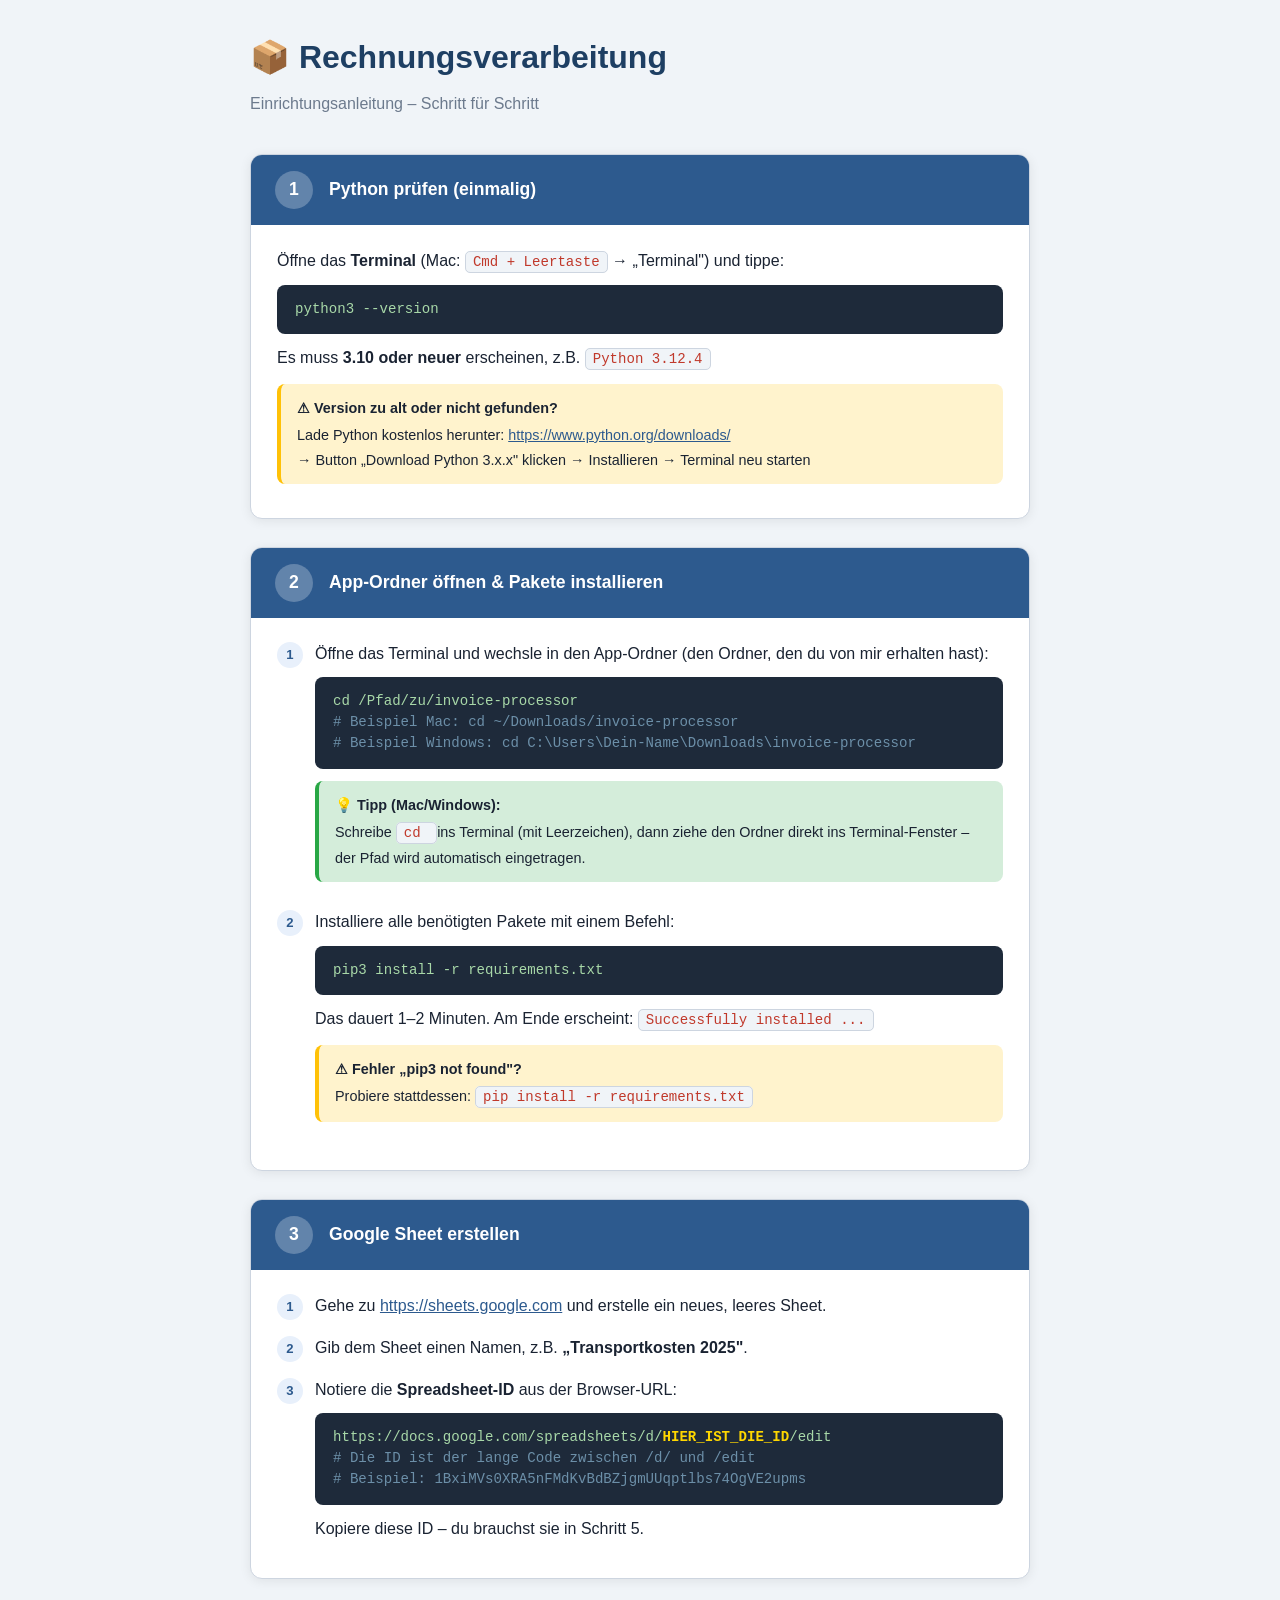
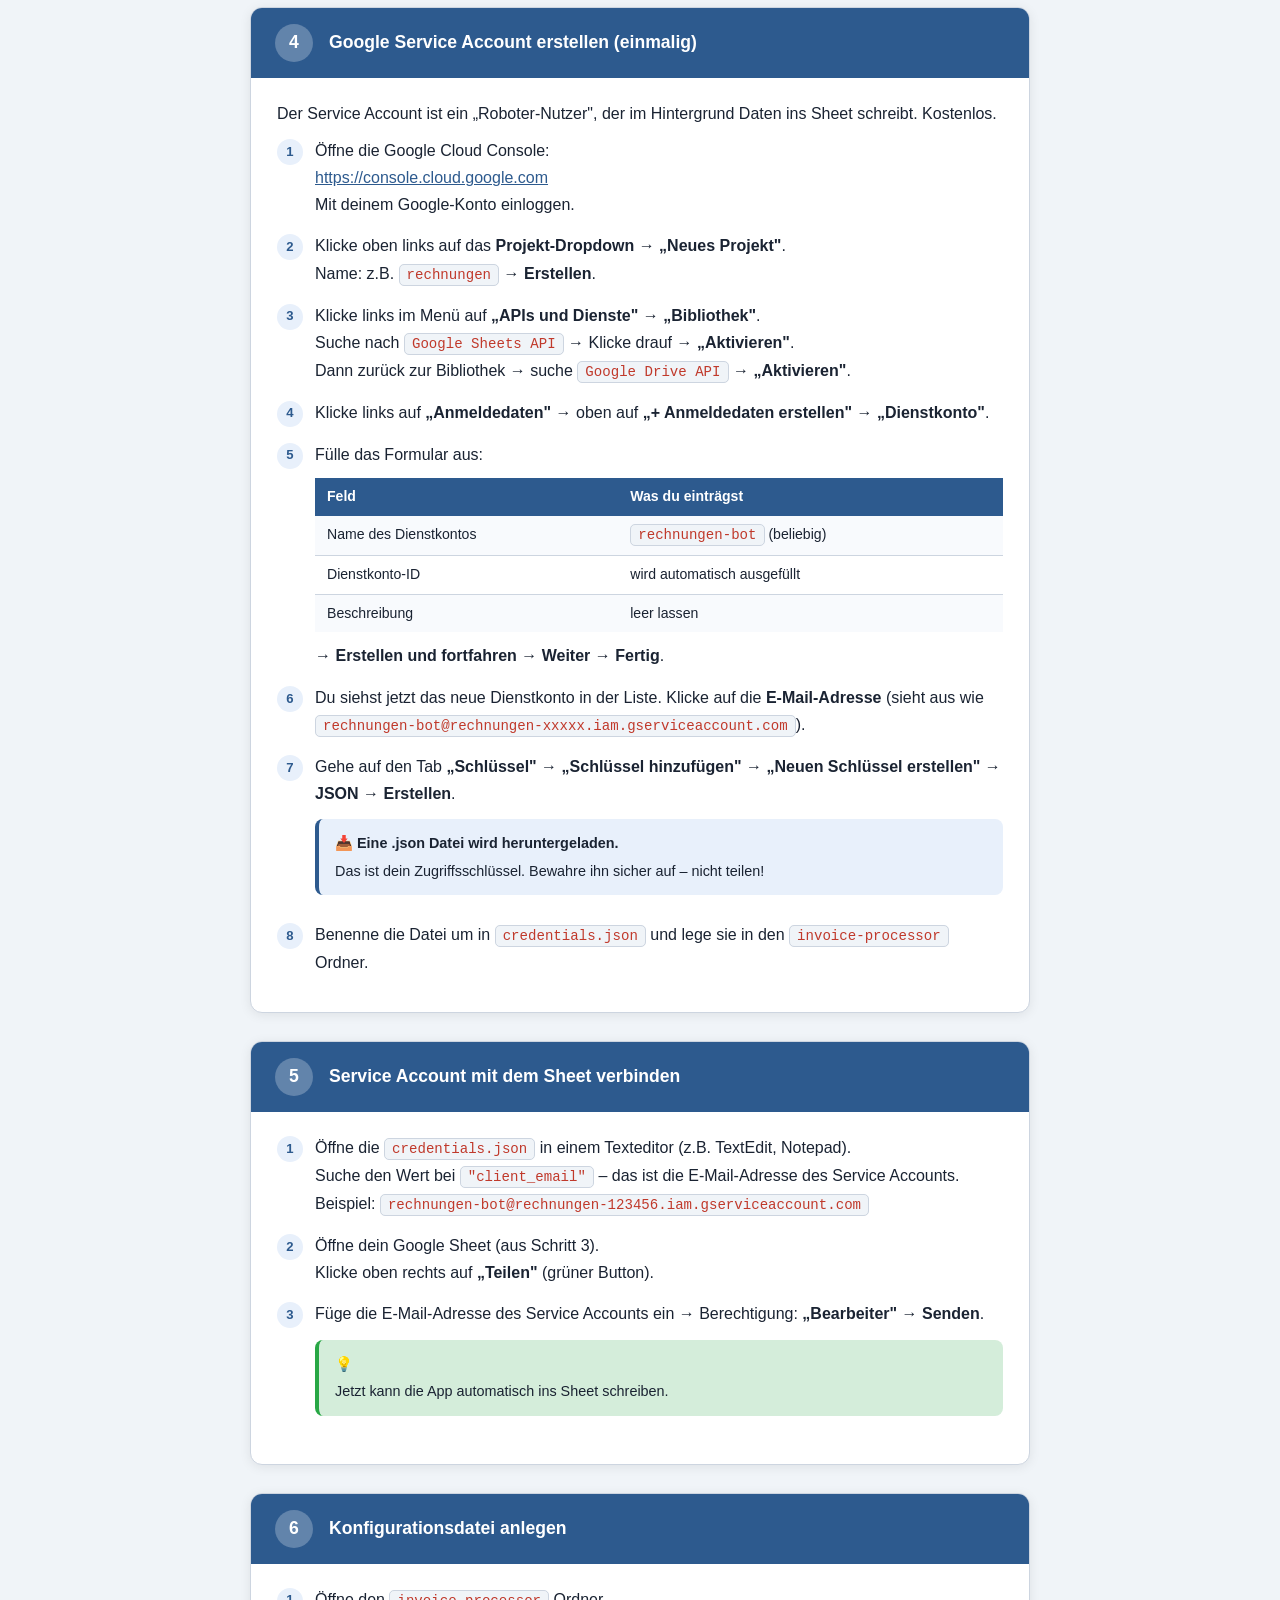
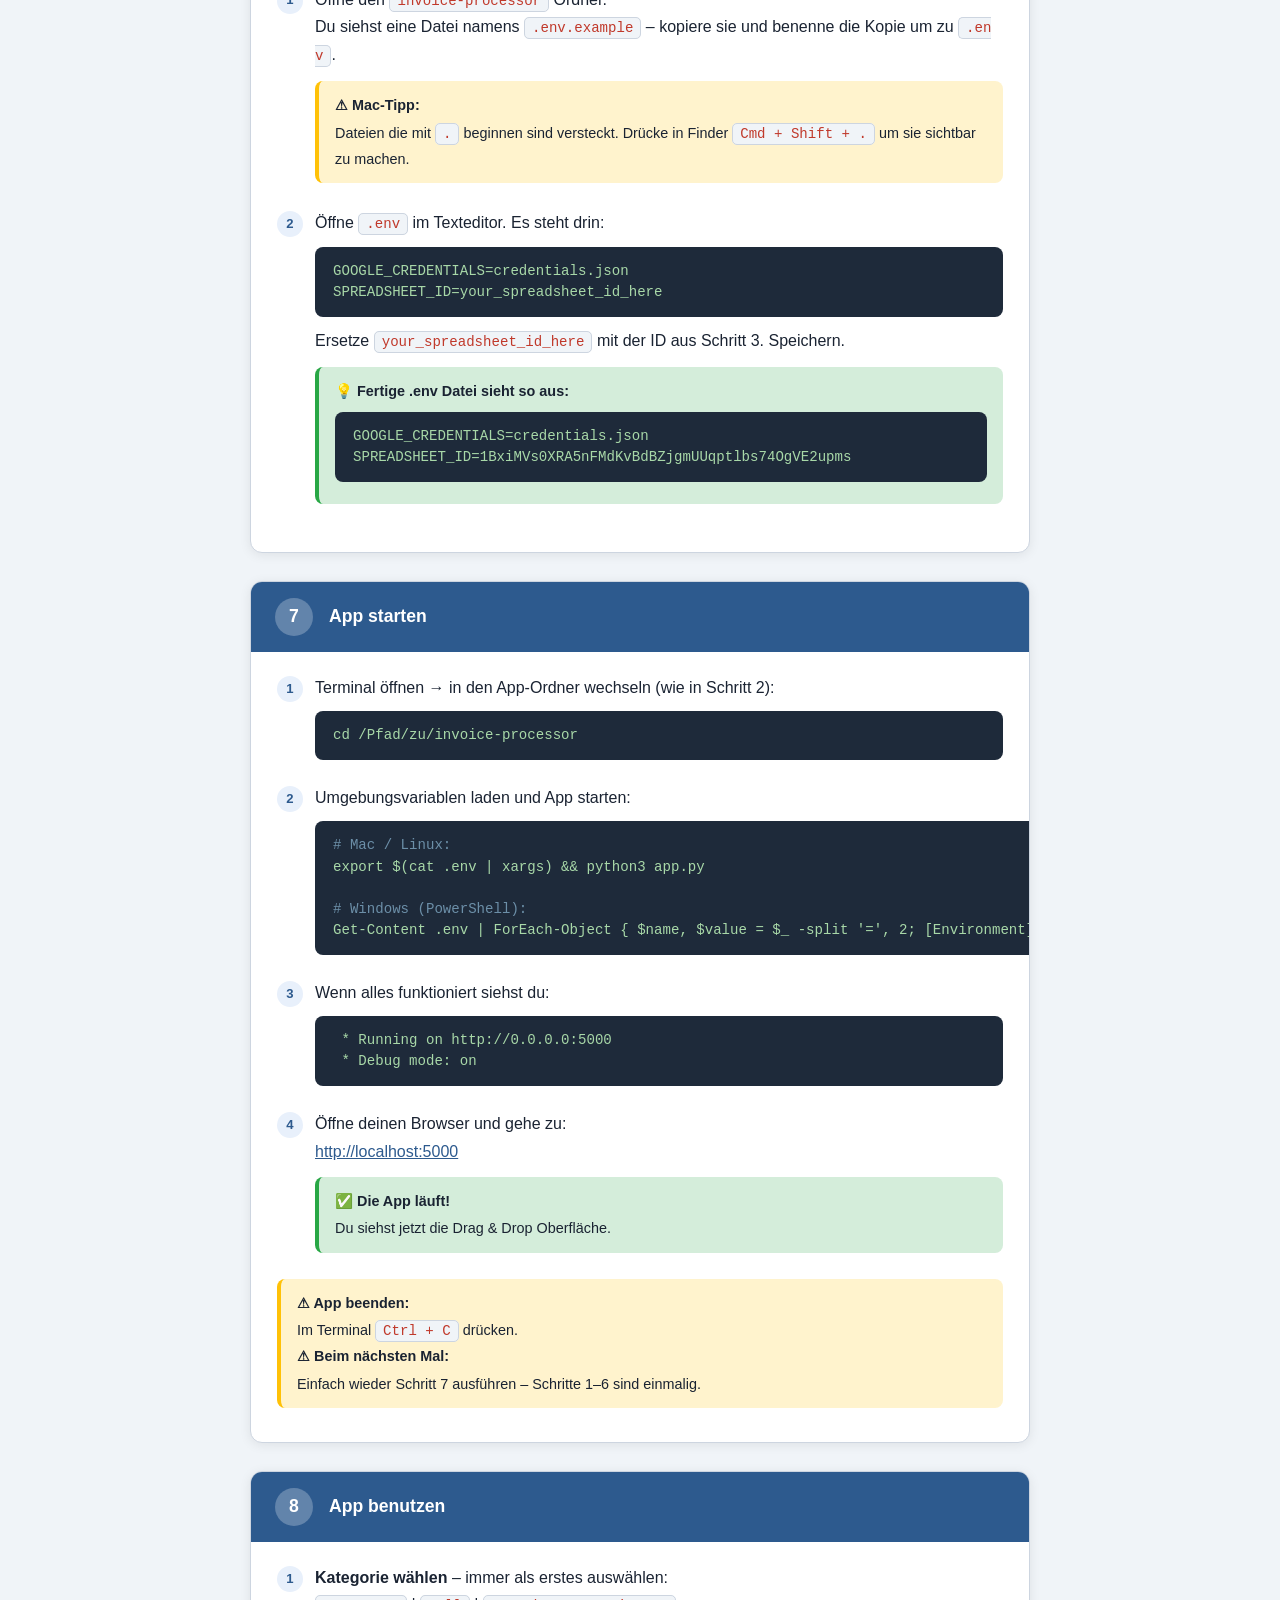
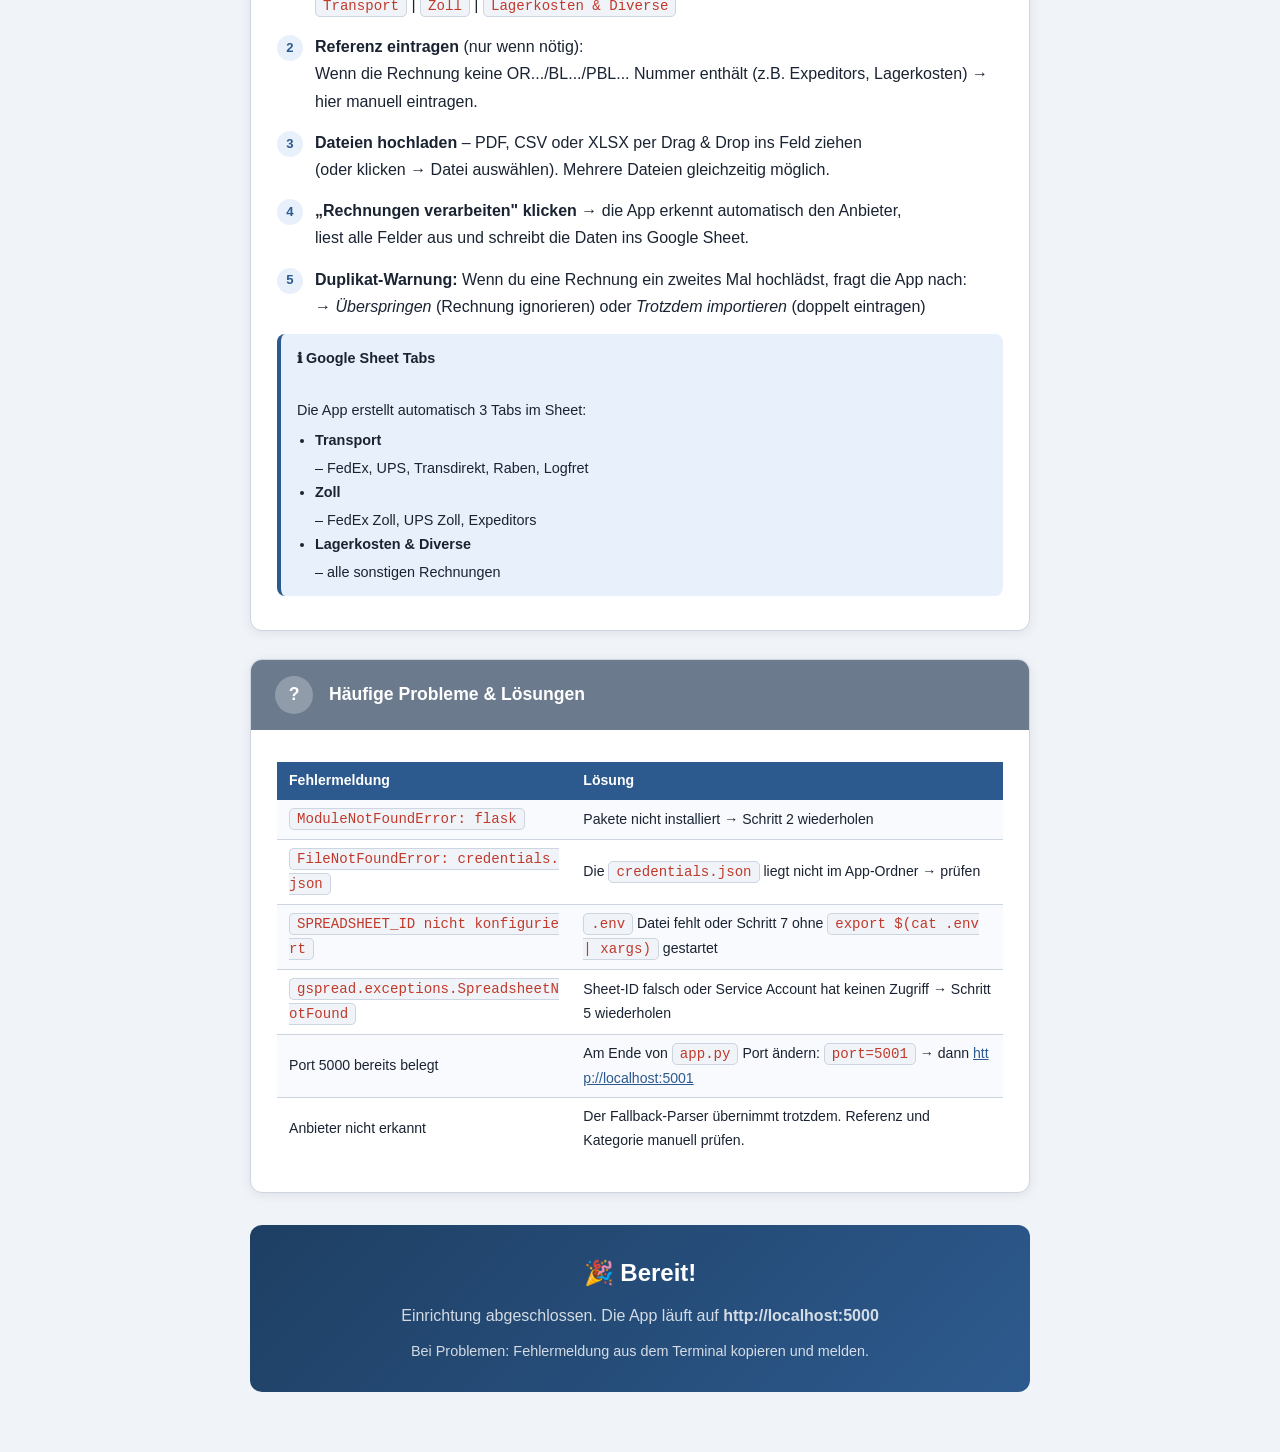
<file: ANLEITUNG.html>
<!DOCTYPE html>
<html lang="de">
<head>
<meta charset="UTF-8"/>
<meta name="viewport" content="width=device-width, initial-scale=1.0"/>
<title>Rechnungsverarbeitung – Einrichtungsanleitung</title>
<style>
  * { box-sizing: border-box; margin: 0; padding: 0; }
  body {
    font-family: -apple-system, BlinkMacSystemFont, 'Segoe UI', sans-serif;
    background: #f0f4f8;
    color: #1a2332;
    padding: 30px 20px 60px;
    line-height: 1.7;
  }
  .page {
    max-width: 780px;
    margin: 0 auto;
  }
  h1 {
    font-size: 2rem;
    color: #1e3f63;
    margin-bottom: 6px;
  }
  .subtitle {
    color: #6c7a8d;
    font-size: 1rem;
    margin-bottom: 36px;
  }

  /* Step cards */
  .step-card {
    background: #fff;
    border-radius: 12px;
    box-shadow: 0 2px 12px rgba(0,0,0,.08);
    border: 1px solid #cdd5e0;
    margin-bottom: 28px;
    overflow: hidden;
  }
  .step-header {
    display: flex;
    align-items: center;
    gap: 16px;
    background: #2d5a8e;
    color: #fff;
    padding: 16px 24px;
  }
  .step-number {
    width: 38px; height: 38px;
    background: rgba(255,255,255,.25);
    border-radius: 50%;
    display: flex; align-items: center; justify-content: center;
    font-size: 1.1rem; font-weight: 700;
    flex-shrink: 0;
  }
  .step-header h2 {
    font-size: 1.1rem;
    font-weight: 600;
  }
  .step-body {
    padding: 22px 26px;
  }

  /* Sub-steps */
  ol.substeps {
    list-style: none;
    counter-reset: sub;
  }
  ol.substeps li {
    counter-increment: sub;
    display: flex;
    gap: 12px;
    margin-bottom: 14px;
    align-items: flex-start;
  }
  ol.substeps li::before {
    content: counter(sub);
    min-width: 26px; height: 26px;
    background: #e8f0fb;
    color: #2d5a8e;
    border-radius: 50%;
    display: flex; align-items: center; justify-content: center;
    font-size: .82rem;
    font-weight: 700;
    flex-shrink: 0;
    margin-top: 2px;
  }
  ol.substeps li div { flex: 1; }

  /* Code blocks */
  code {
    background: #f0f4f8;
    border: 1px solid #cdd5e0;
    border-radius: 5px;
    padding: 2px 7px;
    font-family: 'Courier New', monospace;
    font-size: .88rem;
    color: #c0392b;
    word-break: break-all;
  }
  .code-block {
    background: #1e2a3a;
    color: #a8d8a8;
    border-radius: 8px;
    padding: 14px 18px;
    font-family: 'Courier New', monospace;
    font-size: .88rem;
    margin: 10px 0;
    overflow-x: auto;
    white-space: pre;
    line-height: 1.5;
  }
  .code-block .comment { color: #6c8fa8; }

  /* Info boxes */
  .info-box {
    border-radius: 8px;
    padding: 12px 16px;
    margin: 12px 0;
    font-size: .9rem;
  }
  .info-box.tip    { background: #d4edda; border-left: 4px solid #28a745; }
  .info-box.warn   { background: #fff3cd; border-left: 4px solid #ffc107; }
  .info-box.info   { background: #e8f0fb; border-left: 4px solid #2d5a8e; }

  .info-box strong { display: block; margin-bottom: 3px; }

  /* Screenshot placeholder */
  .screenshot-hint {
    background: #f8fafd;
    border: 2px dashed #cdd5e0;
    border-radius: 8px;
    padding: 12px 16px;
    font-size: .85rem;
    color: #6c7a8d;
    margin: 10px 0;
    text-align: center;
  }

  /* Checklist */
  .checklist {
    list-style: none;
    margin: 10px 0;
  }
  .checklist li {
    display: flex;
    align-items: flex-start;
    gap: 10px;
    margin-bottom: 8px;
    font-size: .92rem;
  }
  .checklist li::before {
    content: '☐';
    color: #2d5a8e;
    font-size: 1rem;
    flex-shrink: 0;
  }

  /* Section label */
  .label {
    font-size: .75rem;
    font-weight: 700;
    text-transform: uppercase;
    letter-spacing: .05em;
    color: #6c7a8d;
    margin-bottom: 8px;
  }

  p { margin-bottom: 10px; }
  p:last-child { margin-bottom: 0; }

  .url {
    color: #2d5a8e;
    text-decoration: underline;
    word-break: break-all;
  }

  /* Final box */
  .done-box {
    background: linear-gradient(135deg, #1e3f63 0%, #2d5a8e 100%);
    color: #fff;
    border-radius: 12px;
    padding: 28px 30px;
    text-align: center;
    margin-top: 32px;
  }
  .done-box h2 { font-size: 1.5rem; margin-bottom: 8px; }
  .done-box p  { color: rgba(255,255,255,.8); }

  table.fields {
    width: 100%;
    border-collapse: collapse;
    font-size: .88rem;
    margin: 10px 0;
  }
  table.fields th {
    background: #2d5a8e;
    color: #fff;
    padding: 7px 12px;
    text-align: left;
  }
  table.fields td {
    padding: 7px 12px;
    border-bottom: 1px solid #cdd5e0;
  }
  table.fields tr:last-child td { border-bottom: none; }
  table.fields tr:nth-child(even) td { background: #f8fafd; }
</style>
</head>
<body>
<div class="page">

  <h1>📦 Rechnungsverarbeitung</h1>
  <p class="subtitle">Einrichtungsanleitung – Schritt für Schritt</p>

  <!-- ─── SCHRITT 1 ─────────────────────────────────────────────────────────── -->
  <div class="step-card">
    <div class="step-header">
      <div class="step-number">1</div>
      <h2>Python prüfen (einmalig)</h2>
    </div>
    <div class="step-body">
      <p>Öffne das <strong>Terminal</strong> (Mac: <code>Cmd + Leertaste</code> → „Terminal") und tippe:</p>
      <div class="code-block">python3 --version</div>
      <p>Es muss <strong>3.10 oder neuer</strong> erscheinen, z.B. <code>Python 3.12.4</code></p>
      <div class="info-box warn">
        <strong>⚠ Version zu alt oder nicht gefunden?</strong>
        Lade Python kostenlos herunter: <span class="url">https://www.python.org/downloads/</span><br/>
        → Button „Download Python 3.x.x" klicken → Installieren → Terminal neu starten
      </div>
    </div>
  </div>

  <!-- ─── SCHRITT 2 ─────────────────────────────────────────────────────────── -->
  <div class="step-card">
    <div class="step-header">
      <div class="step-number">2</div>
      <h2>App-Ordner öffnen &amp; Pakete installieren</h2>
    </div>
    <div class="step-body">
      <ol class="substeps">
        <li><div>
          Öffne das Terminal und wechsle in den App-Ordner (den Ordner, den du von mir erhalten hast):<br/>
          <div class="code-block">cd /Pfad/zu/invoice-processor
<span class="comment"># Beispiel Mac: cd ~/Downloads/invoice-processor</span>
<span class="comment"># Beispiel Windows: cd C:\Users\Dein-Name\Downloads\invoice-processor</span></div>
          <div class="info-box tip"><strong>💡 Tipp (Mac/Windows):</strong> Schreibe <code>cd </code> ins Terminal (mit Leerzeichen), dann ziehe den Ordner direkt ins Terminal-Fenster – der Pfad wird automatisch eingetragen.</div>
        </div></li>
        <li><div>
          Installiere alle benötigten Pakete mit einem Befehl:
          <div class="code-block">pip3 install -r requirements.txt</div>
          Das dauert 1–2 Minuten. Am Ende erscheint: <code>Successfully installed ...</code>
          <div class="info-box warn">
            <strong>⚠ Fehler „pip3 not found"?</strong>
            Probiere stattdessen: <code>pip install -r requirements.txt</code>
          </div>
        </div></li>
      </ol>
    </div>
  </div>

  <!-- ─── SCHRITT 3 ─────────────────────────────────────────────────────────── -->
  <div class="step-card">
    <div class="step-header">
      <div class="step-number">3</div>
      <h2>Google Sheet erstellen</h2>
    </div>
    <div class="step-body">
      <ol class="substeps">
        <li><div>
          Gehe zu <span class="url">https://sheets.google.com</span> und erstelle ein neues, leeres Sheet.
        </div></li>
        <li><div>
          Gib dem Sheet einen Namen, z.B. <strong>„Transportkosten 2025"</strong>.
        </div></li>
        <li><div>
          Notiere die <strong>Spreadsheet-ID</strong> aus der Browser-URL:<br/>
          <div class="code-block">https://docs.google.com/spreadsheets/d/<strong style="color:#ffd700">HIER_IST_DIE_ID</strong>/edit
<span class="comment"># Die ID ist der lange Code zwischen /d/ und /edit</span>
<span class="comment"># Beispiel: 1BxiMVs0XRA5nFMdKvBdBZjgmUUqptlbs74OgVE2upms</span></div>
          Kopiere diese ID – du brauchst sie in Schritt 5.
        </div></li>
      </ol>
    </div>
  </div>

  <!-- ─── SCHRITT 4 ─────────────────────────────────────────────────────────── -->
  <div class="step-card">
    <div class="step-header">
      <div class="step-number">4</div>
      <h2>Google Service Account erstellen (einmalig)</h2>
    </div>
    <div class="step-body">
      <p>Der Service Account ist ein „Roboter-Nutzer", der im Hintergrund Daten ins Sheet schreibt. Kostenlos.</p>

      <ol class="substeps">
        <li><div>
          Öffne die Google Cloud Console:<br/>
          <span class="url">https://console.cloud.google.com</span><br/>
          Mit deinem Google-Konto einloggen.
        </div></li>
        <li><div>
          Klicke oben links auf das <strong>Projekt-Dropdown</strong> → <strong>„Neues Projekt"</strong>.<br/>
          Name: z.B. <code>rechnungen</code> → <strong>Erstellen</strong>.
        </div></li>
        <li><div>
          Klicke links im Menü auf <strong>„APIs und Dienste"</strong> → <strong>„Bibliothek"</strong>.<br/>
          Suche nach <code>Google Sheets API</code> → Klicke drauf → <strong>„Aktivieren"</strong>.<br/>
          Dann zurück zur Bibliothek → suche <code>Google Drive API</code> → <strong>„Aktivieren"</strong>.
        </div></li>
        <li><div>
          Klicke links auf <strong>„Anmeldedaten"</strong> → oben auf <strong>„+ Anmeldedaten erstellen"</strong> → <strong>„Dienstkonto"</strong>.
        </div></li>
        <li><div>
          Fülle das Formular aus:
          <table class="fields">
            <tr><th>Feld</th><th>Was du einträgst</th></tr>
            <tr><td>Name des Dienstkontos</td><td><code>rechnungen-bot</code> (beliebig)</td></tr>
            <tr><td>Dienstkonto-ID</td><td>wird automatisch ausgefüllt</td></tr>
            <tr><td>Beschreibung</td><td>leer lassen</td></tr>
          </table>
          → <strong>Erstellen und fortfahren</strong> → <strong>Weiter</strong> → <strong>Fertig</strong>.
        </div></li>
        <li><div>
          Du siehst jetzt das neue Dienstkonto in der Liste. Klicke auf die <strong>E-Mail-Adresse</strong> (sieht aus wie <code>rechnungen-bot@rechnungen-xxxxx.iam.gserviceaccount.com</code>).
        </div></li>
        <li><div>
          Gehe auf den Tab <strong>„Schlüssel"</strong> → <strong>„Schlüssel hinzufügen"</strong> → <strong>„Neuen Schlüssel erstellen"</strong> → <strong>JSON</strong> → <strong>Erstellen</strong>.
          <div class="info-box info"><strong>📥 Eine .json Datei wird heruntergeladen.</strong> Das ist dein Zugriffsschlüssel. Bewahre ihn sicher auf – nicht teilen!</div>
        </div></li>
        <li><div>
          Benenne die Datei um in <code>credentials.json</code> und lege sie in den <code>invoice-processor</code> Ordner.
        </div></li>
      </ol>
    </div>
  </div>

  <!-- ─── SCHRITT 5 ─────────────────────────────────────────────────────────── -->
  <div class="step-card">
    <div class="step-header">
      <div class="step-number">5</div>
      <h2>Service Account mit dem Sheet verbinden</h2>
    </div>
    <div class="step-body">
      <ol class="substeps">
        <li><div>
          Öffne die <code>credentials.json</code> in einem Texteditor (z.B. TextEdit, Notepad).<br/>
          Suche den Wert bei <code>"client_email"</code> – das ist die E-Mail-Adresse des Service Accounts.<br/>
          Beispiel: <code>rechnungen-bot@rechnungen-123456.iam.gserviceaccount.com</code>
        </div></li>
        <li><div>
          Öffne dein Google Sheet (aus Schritt 3).<br/>
          Klicke oben rechts auf <strong>„Teilen"</strong> (grüner Button).
        </div></li>
        <li><div>
          Füge die E-Mail-Adresse des Service Accounts ein → Berechtigung: <strong>„Bearbeiter"</strong> → <strong>Senden</strong>.
          <div class="info-box tip"><strong>💡</strong> Jetzt kann die App automatisch ins Sheet schreiben.</div>
        </div></li>
      </ol>
    </div>
  </div>

  <!-- ─── SCHRITT 6 ─────────────────────────────────────────────────────────── -->
  <div class="step-card">
    <div class="step-header">
      <div class="step-number">6</div>
      <h2>Konfigurationsdatei anlegen</h2>
    </div>
    <div class="step-body">
      <ol class="substeps">
        <li><div>
          Öffne den <code>invoice-processor</code> Ordner.<br/>
          Du siehst eine Datei namens <code>.env.example</code> – kopiere sie und benenne die Kopie um zu <code>.env</code>.
          <div class="info-box warn"><strong>⚠ Mac-Tipp:</strong> Dateien die mit <code>.</code> beginnen sind versteckt. Drücke in Finder <code>Cmd + Shift + .</code> um sie sichtbar zu machen.</div>
        </div></li>
        <li><div>
          Öffne <code>.env</code> im Texteditor. Es steht drin:
          <div class="code-block">GOOGLE_CREDENTIALS=credentials.json
SPREADSHEET_ID=your_spreadsheet_id_here</div>
          Ersetze <code>your_spreadsheet_id_here</code> mit der ID aus Schritt 3. Speichern.
          <div class="info-box tip"><strong>💡 Fertige .env Datei sieht so aus:</strong>
            <div class="code-block" style="margin-top:8px">GOOGLE_CREDENTIALS=credentials.json
SPREADSHEET_ID=1BxiMVs0XRA5nFMdKvBdBZjgmUUqptlbs74OgVE2upms</div>
          </div>
        </div></li>
      </ol>
    </div>
  </div>

  <!-- ─── SCHRITT 7 ─────────────────────────────────────────────────────────── -->
  <div class="step-card">
    <div class="step-header">
      <div class="step-number">7</div>
      <h2>App starten</h2>
    </div>
    <div class="step-body">
      <ol class="substeps">
        <li><div>
          Terminal öffnen → in den App-Ordner wechseln (wie in Schritt 2):
          <div class="code-block">cd /Pfad/zu/invoice-processor</div>
        </div></li>
        <li><div>
          Umgebungsvariablen laden und App starten:
          <div class="code-block"><span class="comment"># Mac / Linux:</span>
export $(cat .env | xargs) && python3 app.py

<span class="comment"># Windows (PowerShell):</span>
Get-Content .env | ForEach-Object { $name, $value = $_ -split '=', 2; [Environment]::SetEnvironmentVariable($name, $value) }; python app.py</div>
        </div></li>
        <li><div>
          Wenn alles funktioniert siehst du:
          <div class="code-block"> * Running on http://0.0.0.0:5000
 * Debug mode: on</div>
        </div></li>
        <li><div>
          Öffne deinen Browser und gehe zu:<br/>
          <span class="url">http://localhost:5000</span>
          <div class="info-box tip"><strong>✅ Die App läuft!</strong> Du siehst jetzt die Drag &amp; Drop Oberfläche.</div>
        </div></li>
      </ol>

      <div class="info-box warn">
        <strong>⚠ App beenden:</strong> Im Terminal <code>Ctrl + C</code> drücken.<br/>
        <strong>⚠ Beim nächsten Mal:</strong> Einfach wieder Schritt 7 ausführen – Schritte 1–6 sind einmalig.
      </div>
    </div>
  </div>

  <!-- ─── SCHRITT 8 ─────────────────────────────────────────────────────────── -->
  <div class="step-card">
    <div class="step-header">
      <div class="step-number">8</div>
      <h2>App benutzen</h2>
    </div>
    <div class="step-body">
      <ol class="substeps">
        <li><div>
          <strong>Kategorie wählen</strong> – immer als erstes auswählen:<br/>
          <code>Transport</code> | <code>Zoll</code> | <code>Lagerkosten &amp; Diverse</code>
        </div></li>
        <li><div>
          <strong>Referenz eintragen</strong> (nur wenn nötig):<br/>
          Wenn die Rechnung keine OR.../BL.../PBL... Nummer enthält (z.B. Expeditors, Lagerkosten) → hier manuell eintragen.
        </div></li>
        <li><div>
          <strong>Dateien hochladen</strong> – PDF, CSV oder XLSX per Drag &amp; Drop ins Feld ziehen<br/>
          (oder klicken → Datei auswählen). Mehrere Dateien gleichzeitig möglich.
        </div></li>
        <li><div>
          <strong>„Rechnungen verarbeiten" klicken</strong> → die App erkennt automatisch den Anbieter,<br/>
          liest alle Felder aus und schreibt die Daten ins Google Sheet.
        </div></li>
        <li><div>
          <strong>Duplikat-Warnung:</strong> Wenn du eine Rechnung ein zweites Mal hochlädst, fragt die App nach:<br/>
          → <em>Überspringen</em> (Rechnung ignorieren) oder <em>Trotzdem importieren</em> (doppelt eintragen)
        </div></li>
      </ol>

      <div class="info-box info">
        <strong>ℹ Google Sheet Tabs</strong><br/>
        Die App erstellt automatisch 3 Tabs im Sheet:
        <ul style="margin-top:6px; margin-left:18px;">
          <li><strong>Transport</strong> – FedEx, UPS, Transdirekt, Raben, Logfret</li>
          <li><strong>Zoll</strong> – FedEx Zoll, UPS Zoll, Expeditors</li>
          <li><strong>Lagerkosten &amp; Diverse</strong> – alle sonstigen Rechnungen</li>
        </ul>
      </div>
    </div>
  </div>

  <!-- ─── Häufige Fehler ──────────────────────────────────────────────────────── -->
  <div class="step-card">
    <div class="step-header" style="background:#6c7a8d;">
      <div class="step-number">?</div>
      <h2>Häufige Probleme &amp; Lösungen</h2>
    </div>
    <div class="step-body">
      <table class="fields">
        <tr><th>Fehlermeldung</th><th>Lösung</th></tr>
        <tr>
          <td><code>ModuleNotFoundError: flask</code></td>
          <td>Pakete nicht installiert → Schritt 2 wiederholen</td>
        </tr>
        <tr>
          <td><code>FileNotFoundError: credentials.json</code></td>
          <td>Die <code>credentials.json</code> liegt nicht im App-Ordner → prüfen</td>
        </tr>
        <tr>
          <td><code>SPREADSHEET_ID nicht konfiguriert</code></td>
          <td><code>.env</code> Datei fehlt oder Schritt 7 ohne <code>export $(cat .env | xargs)</code> gestartet</td>
        </tr>
        <tr>
          <td><code>gspread.exceptions.SpreadsheetNotFound</code></td>
          <td>Sheet-ID falsch oder Service Account hat keinen Zugriff → Schritt 5 wiederholen</td>
        </tr>
        <tr>
          <td>Port 5000 bereits belegt</td>
          <td>Am Ende von <code>app.py</code> Port ändern: <code>port=5001</code> → dann <span class="url">http://localhost:5001</span></td>
        </tr>
        <tr>
          <td>Anbieter nicht erkannt</td>
          <td>Der Fallback-Parser übernimmt trotzdem. Referenz und Kategorie manuell prüfen.</td>
        </tr>
      </table>
    </div>
  </div>

  <!-- ─── Done ─────────────────────────────────────────────────────────────── -->
  <div class="done-box">
    <h2>🎉 Bereit!</h2>
    <p>Einrichtung abgeschlossen. Die App läuft auf <strong>http://localhost:5000</strong></p>
    <p style="margin-top:8px; font-size:.9rem;">Bei Problemen: Fehlermeldung aus dem Terminal kopieren und melden.</p>
  </div>

</div>
</body>
</html>
</file>
